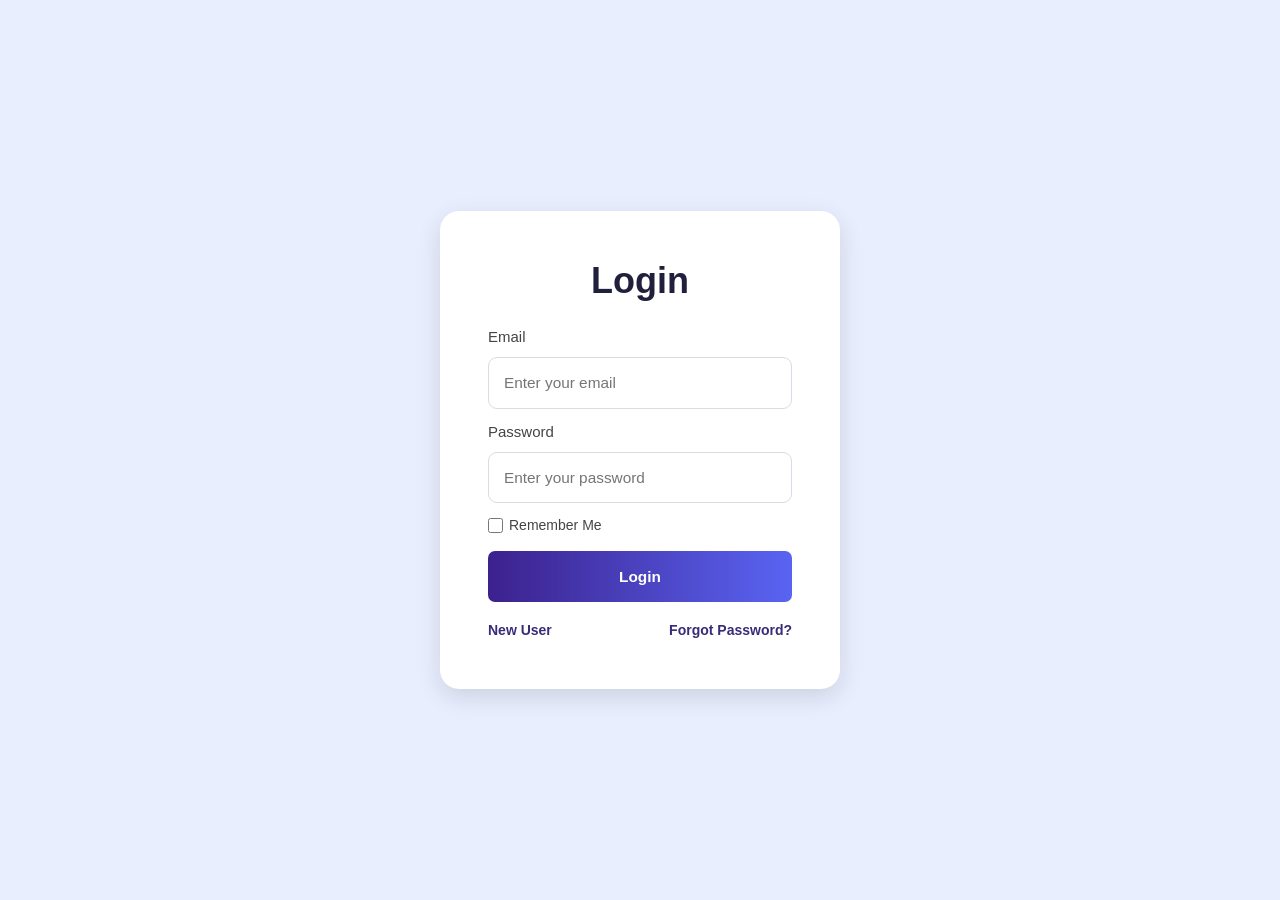
<file: Login/Login.html>
<!DOCTYPE html>
<html lang="en">
<head>
    <meta charset="UTF-8">
    <meta name="viewport" content="width=device-width, initial-scale=1.0">

    <title>Login Page</title>
    <link
      href="https://cdn.jsdelivr.net/npm/bootstrap@5.3.3/dist/css/bootstrap.min.css"
      rel="stylesheet"
    />
    <link rel="stylesheet" href="LoginStylesheet.css" />
</head>
<body>
    <main class="login-section">
        <form class="login-card">
            <h2 class="text-center mb-4 fw-bold">Login</h2>

            <!-- Email -->
            <div class="form-group">
                <label for="email">Email</label>
                <input
                    type="email"
                    id="email"
                    name="email"
                    placeholder="Enter your email"
                    required
                >
            </div>
            <!-- Password -->
            <div class="form-group">
                <label for="password">Password</label>
                <div class="password-row">
                    <input
                        type="password"
                        id="password"
                        name="password"
                        placeholder="Enter your password"
                        required
                    >
                </div>
            </div>

            <!-- Remember Me -->
            <div class="remember-me">
                <input
                    type="checkbox"
                    id="remember"
                    name="remember"
                    required
                >
                <label for="remember">Remember Me</label>
            </div>

            <!-- Login Button -->
            <button type="submit" class="login-button">
                Login
            </button>

            <!-- Bottom Links -->
            <div class="bottom-links">
                <a href="#">New User</a>
                <a href="#">Forgot Password?</a>
            </div>
        </form>
    </main>
</body>
</html>
</file>
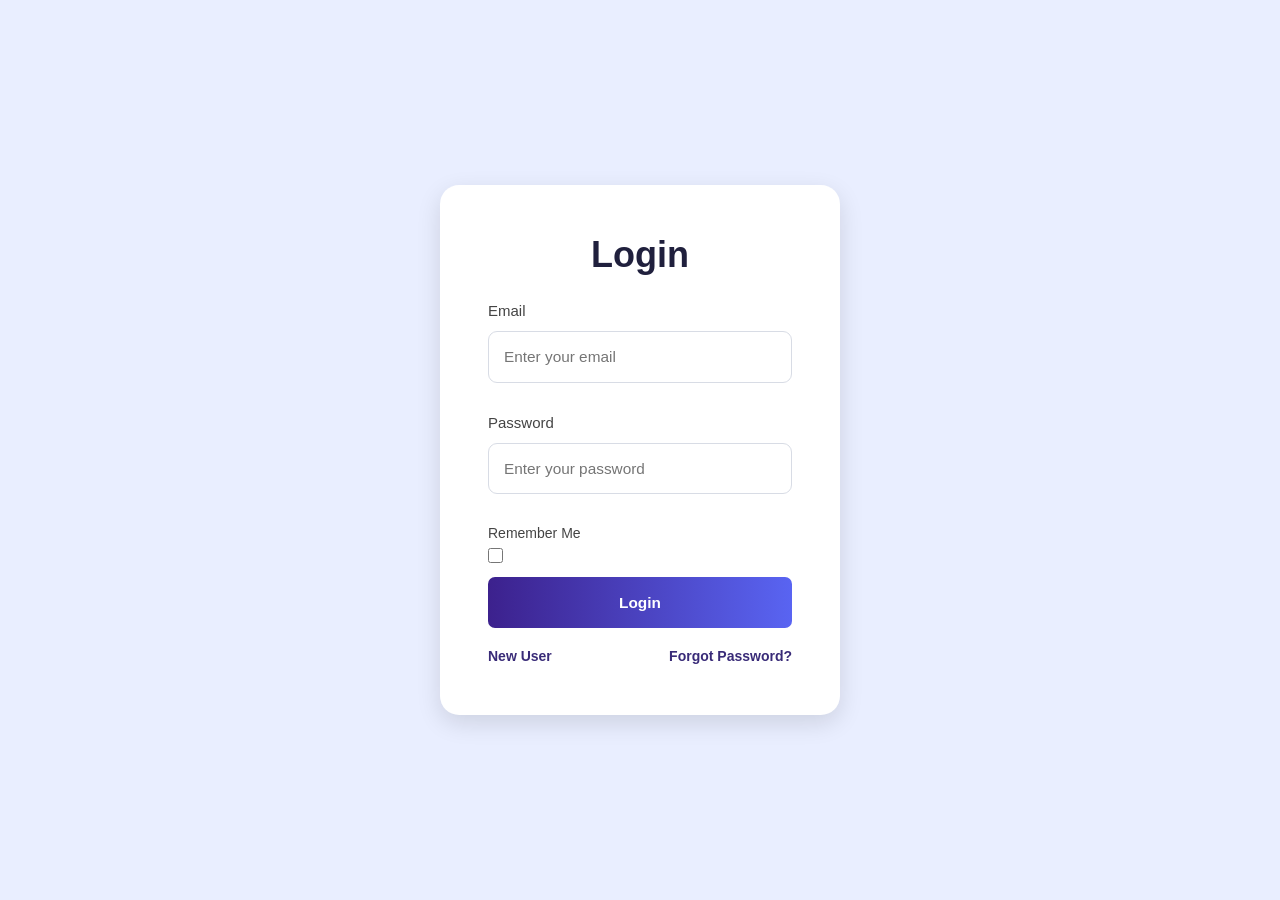
<file: LoginValidationDay2/Loginvalidation.html>
<!DOCTYPE html>
<html lang="en">
<head>
    <meta charset="UTF-8">
    <meta name="viewport" content="width=device-width, initial-scale=1.0">

    <title>Login Page</title>
    <link
      href="https://cdn.jsdelivr.net/npm/bootstrap@5.3.3/dist/css/bootstrap.min.css"
      rel="stylesheet"
    />
    <link rel="stylesheet" href="LoginValidation.css" />
</head>
<body>
    <main class="login-section">
        <form id="login-form" class="login-card" novalidate>
            <h2 class="text-center mb-4 fw-bold">Login</h2>

            <!-- Email -->
            <div class="form-group">
                <label for="email">Email</label>
                <input
                    type="email"
                    id="email"
                    name="email"
                    placeholder="Enter your email"
                    aria-describedby="email-error"
                    required
                >
                <small id="email-error" class="form-error" aria-live="polite"></small>
            </div>
            <!-- Password -->
            <div class="form-group">
                <label for="password">Password</label>
                <div class="password-row">
                    <input
                        type="password"
                        id="password"
                        name="password"
                        placeholder="Enter your password"
                        aria-describedby="password-error"
                        required
                    >
                </div>
                <small id="password-error" class="form-error" aria-live="polite"></small>
            </div>

            <!-- Remember Me -->
            <div class="remember-me">
                <label for="remember">Remember Me</label>
                <input
                    type="checkbox"
                    id="remember"
                    name="remember"
                    aria-describedby="remember-error"
                >
                <small id="remember-error" class="form-error" aria-live="polite"></small>
            </div>

            <!-- Login Button -->
            <button type="submit" class="login-button">
                Login
            </button>
            <p id="form-status" class="form-status" role="status" aria-live="polite"></p>

            <!-- Bottom Links -->
            <div class="bottom-links">
                <a href="../RegistrationValidationDay02/RegistrationValidation.html">New User</a>
                <a href="#">Forgot Password?</a>
            </div>
             <script src="https://cdn.jsdelivr.net/npm/bootstrap@5.3.3/dist/js/bootstrap.bundle.min.js"></script>
             <script src="loginValidation.js"></script>
        </form>
    </main>
</body>
</html>
</file>
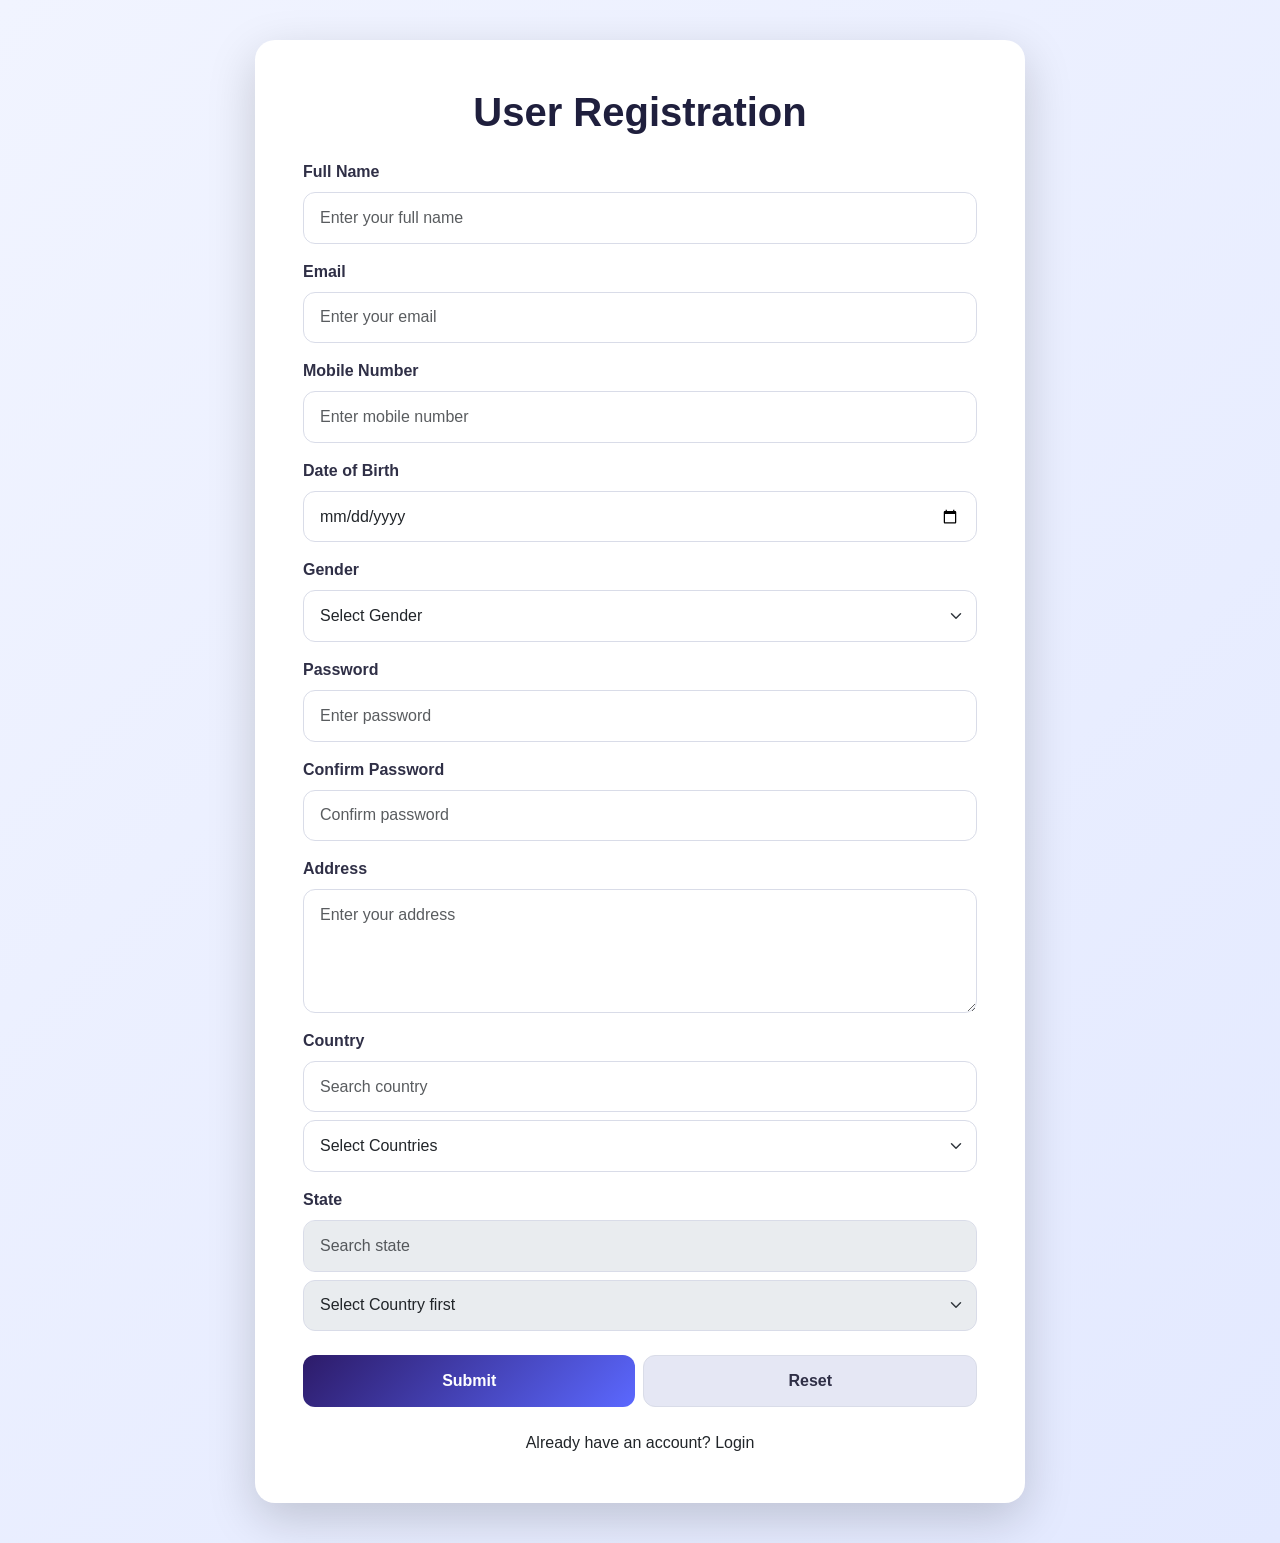
<file: Registration/Registration.html>
<!doctype html>
<html lang="en">
  <head>
    <meta charset="UTF-8" />
    <meta name="viewport" content="width=device-width, initial-scale=1.0" />

    <title>User Registration Page </title>

    <link
      href="https://cdn.jsdelivr.net/npm/bootstrap@5.3.3/dist/css/bootstrap.min.css"
      rel="stylesheet"
    />
    <link rel="stylesheet" href="RegStylesheet.css" />

  </head>

  <body>
    <main class="registration-container">
      <div class="card shadow-lg border-0">
        <div class="card-body p-5 p-md-5">
          <h1 class="text-center mb-4 fw-bold">User Registration</h1>

          <form id="registrationForm">
            <div class="form-group mb-3">
              <label for="fullName">Full Name</label>
              <input
                type="text"
                id="fullName"
                name="fullName"
                class="form-control"
                placeholder="Enter your full name"
                required
              />
              
            </div>

            <div class="form-group mb-3">
              <label for="email">Email</label>
              <input
                type="email"
                id="email"
                name="email"
                class="form-control"
                placeholder="Enter your email"
                required
              />
            </div>

            <div class="form-group mb-3">
              <label for="mobile">Mobile Number</label>
              <input
                type="tel"
                id="mobile"
                name="mobile"
                class="form-control"
                placeholder="Enter mobile number"
                required
              />
            </div>

            <div class="form-group mb-3">
              <label for="dob">Date of Birth</label>
              <input
                type="date"
                id="dob"
                name="dob"
                class="form-control"
                required
              />
            </div>

            <div class="form-group mb-3">
              <label for="gender">Gender</label>
              <select id="gender" name="gender" class="form-select" required>
                <option value="">Select Gender</option>
                <option value="male">Male</option>
                <option value="female">Female</option>
                <option value="other">Other</option>
              </select>
            </div>

            <div class="form-group mb-3">
              <label for="password">Password</label>
              <div class="password-box">
                <input
                  type="password"
                  id="password"
                  name="password"
                  class="form-control"
                  placeholder="Enter password"
                  required
                />
               
              </div>
            </div>

            <div class="form-group mb-3">
              <label for="confirmPassword">Confirm Password</label>
              <div class="password-box">
                <input
                  type="password"
                  id="confirmPassword"
                  name="confirmPassword"
                  class="form-control"
                  placeholder="Confirm password"
                  required
                />
                
              </div>
            </div>

            <div class="form-group mb-3">
              <label for="address">Address</label>
              <textarea
                id="address"
                name="address"
                rows="4"
                class="form-control"
                placeholder="Enter your address"
                required
              ></textarea>
            </div>

            <div class="form-group mb-3">
              <label for="countrySearch">Country</label>
              <input
                type="text"
                id="countrySearch"
                class="form-control search-input"
                placeholder="Search country"
              />
              <select id="country" name="country" class="form-select mt-2">
                <option value=""> Select Countries</option>
              </select>
            </div>

            <div class="form-group mb-3">
              <label for="stateSearch">State</label>
              <input
                type="text"
                id="stateSearch"
                class="form-control search-input"
                placeholder="Search state"
                disabled
              />
              <select id="state" name="state" class="form-select mt-2" disabled>
                <option value="">Select Country first</option>
              </select>
            </div>

            <div class="d-flex flex-column flex-md-row gap-2 mt-4">
              <button type="submit" class="submit-btn btn w-100">Submit</button>
              <button type="reset" class="reset-btn btn w-100">Reset</button>
            </div>

            <div class="text-center mt-4">
              <a>Already have an account? Login</a>
            </div>
          </form>
        </div>
      </div>
    </main>

    <script src="https://cdn.jsdelivr.net/npm/bootstrap@5.3.3/dist/js/bootstrap.bundle.min.js"></script>
    <script src="Registration.js"></script>
  </body>
</html>
</file>
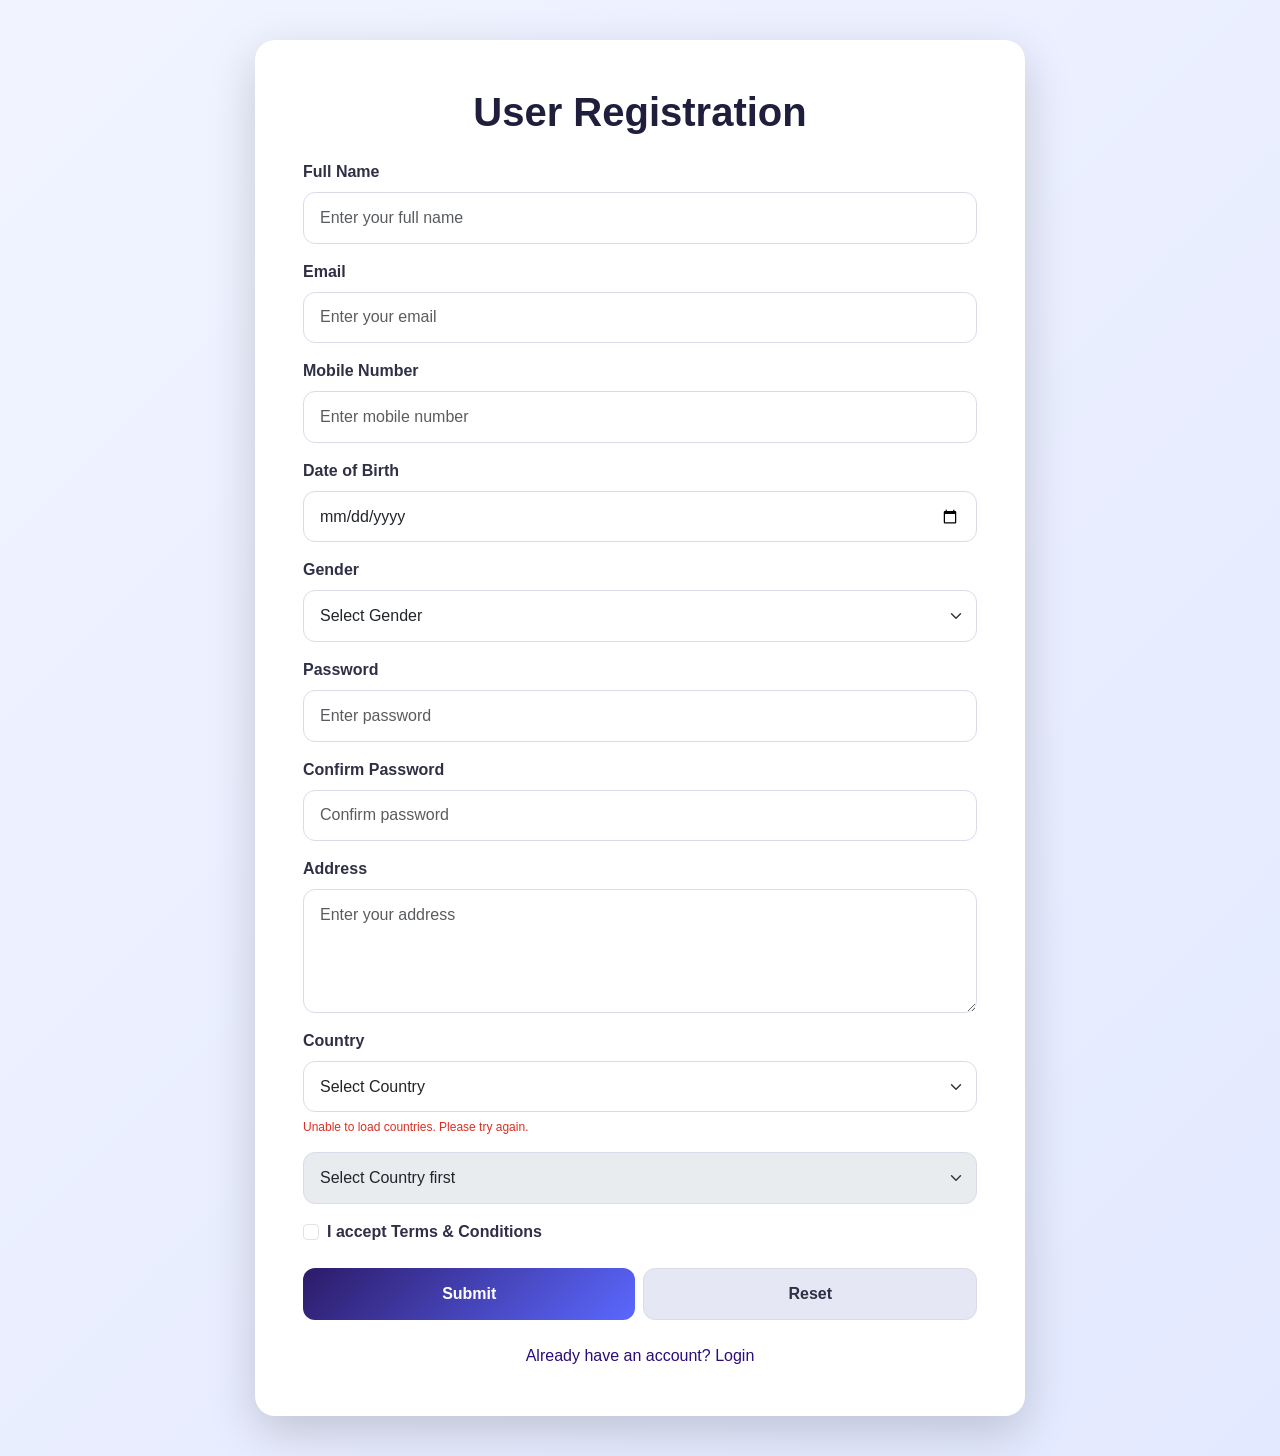
<file: RegistrationValidationDay02/RegistrationValidation.html>
<!doctype html>
<html lang="en">
  <head>
    <meta charset="UTF-8" />
    <meta name="viewport" content="width=device-width, initial-scale=1.0" />

    <title>User Registration Page </title>

    <link
      href="https://cdn.jsdelivr.net/npm/bootstrap@5.3.3/dist/css/bootstrap.min.css"
      rel="stylesheet"
    />
    <link rel="stylesheet" href="RegistrationValidation.css" />

  </head>

  <body>
    <main class="registration-container">
      <div class="card shadow-lg border-0">
        <div class="card-body p-5 p-md-5">
          <h1 class="text-center mb-4 fw-bold">User Registration</h1>

          <form id="registration-form" novalidate>
            <div class="form-group mb-3">
              <label for="fullname">Full Name</label>
              <input
                type="text"
                id="fullname"
                name="fullname"
                class="form-control"
                placeholder="Enter your full name"
                required
              />
              <small id="fullname-error" aria-live="polite"></small>
            </div>

            <div class="form-group mb-3">
              <label for="email">Email</label>
              <input
                type="email"
                id="email"
                name="email"
                class="form-control"
                placeholder="Enter your email"
                required
              />
              <small id="email-error" aria-live="polite"></small>
            </div>

            <div class="form-group mb-3">
              <label for="mobile">Mobile Number</label>
              <input
                type="tel"
                id="mobile"
                name="mobile"
                class="form-control"
                placeholder="Enter mobile number"
                required
              />
              <small id="mobile-error" aria-live="polite"></small>
            </div>

            <div class="form-group mb-3">
              <label for="dob">Date of Birth</label>
              <input
                type="date"
                id="dob"
                name="dob"
                class="form-control"
                required
              />
              <small id="dob-error" aria-live="polite"></small>
            </div>

            <div class="form-group mb-3">
              <label for="gender">Gender</label>
              <select id="gender" name="gender" class="form-select" required>
                <option value="">Select Gender</option>
                <option value="male">Male</option>
                <option value="female">Female</option>
                <option value="other">Other</option>
              </select>
              <small id="gender-error" aria-live="polite"></small>
            </div>

            <div class="form-group mb-3">
              <label for="password">Password</label>
              <div class="password-box">
                <input
                  type="password"
                  id="password"
                  name="password"
                  class="form-control"
                  placeholder="Enter password"
                  required
                />
              </div>
              <small id="password-error" aria-live="polite"></small>
            </div>

            <div class="form-group mb-3">
              <label for="confirm-password">Confirm Password</label>
              <div class="password-box">
                <input
                  type="password"
                  id="confirm-password"
                  name="confirmPassword"
                  class="form-control"
                  placeholder="Confirm password"
                  required
                />
              </div>
              <small id="confirm-password-error" aria-live="polite"></small>
            </div>

            <div class="form-group mb-3">
              <label for="address">Address</label>
              <textarea
                id="address"
                name="address"
                rows="4"
                class="form-control"
                placeholder="Enter your address"
                required
              ></textarea>
              <small id="address-error" aria-live="polite"></small>
            </div>

            <div class="form-group mb-3">
              <label for="country">Country</label>
              
              <select id="country" name="country" class="form-select mt-2" required>
                <option value=""> Select Country</option>
              </select>
              <small id="country-error" aria-live="polite"></small>
            </div>

            <div class="form-group mb-3">
              
              <select id="state" name="state" class="form-select mt-2" required disabled>
                <option value="">Select Country first</option>
              </select>
              <small id="state-error" aria-live="polite"></small>
            </div>
            <div class="form-group mb-3">
              <div class="form-check">
                <input type="checkbox" id="terms" name="terms" class="form-check-input" required>
                <label for="terms" class="form-check-label">I accept Terms &amp; Conditions</label>
              </div>
              <small id="terms-error" aria-live="polite"></small>
            </div>
            <div class="d-flex flex-column flex-md-row gap-2 mt-4">
              <button type="submit" class="submit-btn btn w-100">Submit</button>
              <button type="reset" class="reset-btn btn w-100">Reset</button>
            </div>
          </form>
          <p id="success-message" role="status" aria-live="polite"></p>

            <div class="text-center mt-4">
                <div class="bottom-links">
                <a href="../LoginValidationDay2/Loginvalidation.html">Already have an account? Login</a>
            </div>
              
            </div>
        </div>
      </div>
    </main>

    <script src="https://cdn.jsdelivr.net/npm/bootstrap@5.3.3/dist/js/bootstrap.bundle.min.js"></script>
    <script src="Registrationvalidation.js"></script>
  </body>
</html>
</file>
<file: Login/LoginStylesheet.css>
/* Remove default spacing */
* {
    margin: 0;
    padding: 0;
    box-sizing: border-box;
}

/* Body */
body {
    font-family: Arial, sans-serif;
    min-height: 100vh;
    min-height: 100svh;
}

/* Top Heading */
.page-title {
    font-size: 36px;
    color: #2d2d32;
    margin: 25px 7%;
}


/* Main Login Section */
.login-section {
    width: 100%;
    min-height: 100vh;
    min-height: 100svh;
    background-color: #e9eeff;
    display: flex;
    justify-content: center;
    align-items: center;
    padding: 24px;
}


/* Login Card */
.login-card {
    width: min(100%, 400px);
    background-color: white;
    padding: clamp(28px, 4vw, 48px);
    border-radius: clamp(12px, 1.5vw, 20px);
    box-shadow: 0 8px 25px rgba(0, 0, 0, 0.12);
}


/* Login Heading */
.login-card h2 {
    text-align: center;
    color: #20203d;
    font-size: clamp(26px, 3vw, 36px);
    margin-bottom: 18px;
}


/* Form Group */
.form-group {
    margin-bottom: 12px;
}


/* Labels */
.form-group label {
    display: block;
    font-size: clamp(15px, 1.2vw, 15px);
    color: #444;
    margin-bottom: 9px;
}

      
/* Email and Password Input */
.form-group input[type="email"],
.form-group input[type="password"] {
    width: 100%;
    height: clamp(40px, 4vw, 52px);
    padding: 10px 15px;
    border: 1px solid #d8dce5;
    border-radius: 9px;
    outline: none;
    font-size: clamp(13px, 1.2vw, 16px);
}

/* Input Focus */
.form-group input[type="email"]:focus,
.form-group input[type="password"]:focus {
    border-color: #5145cd;
    box-shadow: 0 0 4px rgba(81, 69, 205, 0.25);
}

/* Password Row */
.password-row {
    display: flex;
    align-items: center;
    gap: 6px;
}

/* Password Input */
.password-row input {
    flex: 1;
}

/* Show Button */
.show-button {
    height: 27px;
    padding: 0 9px;
    background-color: white;
    border: 1px solid #bfc3ca;
    border-radius: 7px;
    color: #555;
    font-size: 11px;
    cursor: pointer;
}

/* Show Button Hover */
.show-button:hover {
    background-color: #f2f2f2;
}


/* Remember Me */
.remember-me {
    display: flex;
    align-items: center;
    gap: 6px;
    margin-top: 3px;
    margin-bottom: 15px;
}


.remember-me input {
    width: 15px;
    height: 15px;
    cursor: pointer;
}


.remember-me label {
    font-size: clamp(12px, 1.1vw, 14px);
    color: #444;
    cursor: pointer;
}


/* Login Button */
.login-button {
    width: 100%;
    height: clamp(40px, 4vw, 52px);
    border: none;
    border-radius: 7px;
    background: linear-gradient(
        90deg,
        #3c218d,
        #5964f2
    );

    color: white;
    font-size: clamp(13px, 1.2vw, 16px);
    font-weight: bold;
    cursor: pointer;
    transition: 0.3s;
}


/* Login Button Hover */
.login-button:hover {
    transform: translateY(-1px);
    box-shadow: 0 4px 10px rgba(63, 50, 180, 0.3);
}

/* Login Button Focus */
.login-button:focus {
    outline: 3px solid rgba(81, 69, 205, 0.25);
}

/* Bottom Links */
.bottom-links {
    display: flex;
    justify-content: space-between;
    margin-top: 18px;
}


/* Links */
.bottom-links a {
    color: #392b78;
    text-decoration: none;
    font-size: clamp(12px, 1.1vw, 14px);
    font-weight: bold;
}

/* Link Hover */
.bottom-links a:hover {
    text-decoration: underline;
}


/* Mobile Responsive */
@media (max-width: 600px) {
    .page-title {
        font-size: 30px;
        margin: 20px;
    }
    .login-section {
        padding: 16px;
    }
}
</file>
<file: LoginValidationDay2/LoginValidation.css>
/* Remove default spacing */
* {
    margin: 0;
    padding: 0;
    box-sizing: border-box;
}

/* Body */
body {
    font-family: Arial, sans-serif;
    min-height: 100vh;
    min-height: 100svh;
}

/* Top Heading */
.page-title {
    font-size: 36px;
    color: #2d2d32;
    margin: 25px 7%;
}


/* Main Login Section */
.login-section {
    width: 100%;
    min-height: 100vh;
    min-height: 100svh;
    background-color: #e9eeff;
    display: flex;
    justify-content: center;
    align-items: center;
    padding: 24px;
}


/* Login Card */
.login-card {
    width: min(100%, 400px);
    background-color: white;
    padding: clamp(28px, 4vw, 48px);
    border-radius: clamp(12px, 1.5vw, 20px);
    box-shadow: 0 8px 25px rgba(0, 0, 0, 0.12);
}


/* Login Heading */
.login-card h2 {
    text-align: center;
    color: #20203d;
    font-size: clamp(26px, 3vw, 36px);
    margin-bottom: 18px;
}


/* Form Group */
.form-group {
    margin-bottom: 12px;
}

.form-error {
    display: block;
    min-height: 1em;
    margin-top: 4px;
    color: #c62828;
    font-size: 13px;
}

.form-status {
    margin: 12px 0 0;
    color: #237a3b;
    text-align: center;
}


/* Labels */
.form-group label {
    display: block;
    font-size: clamp(15px, 1.2vw, 15px);
    color: #444;
    margin-bottom: 9px;
}

      
/* Email and Password Input */
.form-group input[type="email"],
.form-group input[type="password"] {
    width: 100%;
    height: clamp(40px, 4vw, 52px);
    padding: 10px 15px;
    border: 1px solid #d8dce5;
    border-radius: 9px;
    outline: none;
    font-size: clamp(13px, 1.2vw, 16px);
}

/* Input Focus */
.form-group input[type="email"]:focus,
.form-group input[type="password"]:focus {
    border-color: #5145cd;
    box-shadow: 0 0 4px rgba(81, 69, 205, 0.25);
}

/* Password Row */
.password-row {
    display: flex;
    align-items: center;
    gap: 6px;
}

/* Password Input */
.password-row input {
    flex: 1;
}

/* Show Button */
.show-button {
    height: 27px;
    padding: 0 9px;
    background-color: white;
    border: 1px solid #bfc3ca;
    border-radius: 7px;
    color: #555;
    font-size: 11px;
    cursor: pointer;
}

/* Show Button Hover */
.show-button:hover {
    background-color: #f2f2f2;
}


/* Remember Me */
.remember-me {
    display: flex;
    flex-direction: column;
    align-items: flex-start;
    gap: 0;
    margin-top: 3px;
    margin-bottom: 12px;
}

.remember-me .form-error {
    min-height: 0;
    margin: 2px 0 0;
    font-size: 13px;
}


.remember-me input {
    width: 15px;
    height: 15px;
    margin: 0;
    cursor: pointer;
}


.remember-me label {
    font-size: clamp(12px, 1.1vw, 14px);
    color: #444;
    cursor: pointer;
    margin-bottom: 4px;
}


/* Login Button */
.login-button {
    width: 100%;
    height: clamp(40px, 4vw, 52px);
    border: none;
    border-radius: 7px;
    background: linear-gradient(
        90deg,
        #3c218d,
        #5964f2
    );

    color: white;
    font-size: clamp(13px, 1.2vw, 16px);
    font-weight: bold;
    cursor: pointer;
    transition: 0.3s;
}


/* Login Button Hover */
.login-button:hover {
    transform: translateY(-1px);
    box-shadow: 0 4px 10px rgba(63, 50, 180, 0.3);
}

/* Login Button Focus */
.login-button:focus {
    outline: 3px solid rgba(81, 69, 205, 0.25);
}

/* Bottom Links */
.bottom-links {
    display: flex;
    justify-content: space-between;
    margin-top: 18px;
}


/* Links */
.bottom-links a {
    color: #392b78;
    text-decoration: none;
    font-size: clamp(12px, 1.1vw, 14px);
    font-weight: bold;
}

/* Link Hover */
.bottom-links a:hover {
    text-decoration: underline;
}


/* Mobile Responsive */
@media (max-width: 600px) {
    .page-title {
        font-size: 30px;
        margin: 20px;
    }
    .login-section {
        padding: 16px;
    }
}
</file>
<file: Registration/RegStylesheet.css>
* {
  box-sizing: border-box;
  margin: 0;
  padding: 0;
}

body {
  font-family: "Segoe UI", Tahoma, Geneva, Verdana, sans-serif;
  background: linear-gradient(135deg, #f1f4ff 0%, #e3e9ff 100%);
  min-height: 100vh;
}

.registration-container {
  width: min(100%, 800px);
  margin: 40px auto;
  padding: 0 15px;
}

.card {
  border-radius: 20px;
  overflow: hidden;
}

h1 {
  color: #1f1f3d;
}

label {
  display: block;
  margin-bottom: 8px;
  font-weight: 600;
  color: #2f2f46;
}

.form-control,
.form-select {
  border-radius: 12px;
  border: 1px solid #d9dce8;
  padding: 0.8rem 1rem;
}

.form-control:focus,
.form-select:focus {
  border-color: #5b68ff;
  box-shadow: 0 0 0 0.2rem rgba(91, 104, 255, 0.15);
}

.password-box {
  display: flex;
  gap: 8px;
}

.password-box .form-control {
  flex: 1;
  min-width: 0;
}
.search-input {
  margin-bottom: 0.5rem;
}

.submit-btn,
.reset-btn {
  border-radius: 12px;
  padding: 0.8rem 1rem;
  font-weight: 600;
}

.submit-btn {
  background: linear-gradient(135deg, #2d1b69 0%, #5b68ff 100%);
  color: #fff;
  border: none;
}

.submit-btn:hover {
  background: linear-gradient(135deg, #241754 0%, #4d5ef6 100%);
  color: #fff;
}

.reset-btn {
  background-color: #e5e7f4;
  color: #2f2f46;
  border: 1px solid #d9dce8;
}

.reset-btn:hover {
  background-color: #c8cbe3;
}

.registration-container a {
  color: #3e258f;
  text-decoration: none;
  font-weight: 500;
}

.registration-container a:hover {
  text-decoration: underline;
}

@media (max-width: 576px) {
  .registration-container {
    margin: 20px auto;
    padding: 0 10px;
  }

  .card-body {
    padding: 1.5rem !important;
  }
}
</file>
<file: RegistrationValidationDay02/RegistrationValidation.css>
* {
  box-sizing: border-box;
  margin: 0;
  padding: 0;
}

body {
  font-family: "Segoe UI", Tahoma, Geneva, Verdana, sans-serif;
  background: linear-gradient(135deg, #f1f4ff 0%, #e3e9ff 100%);
  min-height: 100vh;
}

.registration-container {
  width: min(100%, 800px);
  margin: 40px auto;
  padding: 0 15px;
}

.card {
  border-radius: 20px;
  overflow: hidden;
}

h1 {
  color: #1f1f3d;
}

label {
  display: block;
  margin-bottom: 8px;
  font-weight: 600;
  color: #2f2f46;
}

.form-control,
.form-select {
  border-radius: 12px;
  border: 1px solid #d9dce8;
  padding: 0.8rem 1rem;
}

.form-control:focus,
.form-select:focus {
  border-color: #5b68ff;
  box-shadow: 0 0 0 0.2rem rgba(91, 104, 255, 0.15);
}

.password-box {
  display: flex;
  gap: 8px;
}

.password-box .form-control {
  flex: 1;
  min-width: 0;
}
.search-input {
  margin-bottom: 0.5rem;
}

.submit-btn,
.reset-btn {
  border-radius: 12px;
  padding: 0.8rem 1rem;
  font-weight: 600;
}

.submit-btn {
  background: linear-gradient(135deg, #2d1b69 0%, #5b68ff 100%);
  color: #fff;
  border: none;
}

.submit-btn:hover {
  background: linear-gradient(135deg, #241754 0%, #4d5ef6 100%);
  color: #fff;
}

.reset-btn {
  background-color: #e5e7f4;
  color: #2f2f46;
  border: 1px solid #d9dce8;
}

.reset-btn:hover {
  background-color: #c8cbe3;
}

small {
  display: block;
  font-size: 12px;
  margin-top: 6px;
  color: #d93025;
}

#success-message {
  color: #1e8e3e;
  font-weight: 600;
  margin-top: 12px;
}

.registration-container a {
  color: #2c0b7a;
  text-decoration: none;
  font-weight: 500;
}

.registration-container a:hover {
  color: #5b68ff;
  text-decoration: underline;
}

@media (max-width: 576px) {
  .registration-container {
    margin: 20px auto;
    padding: 0 10px;
  }

  .card-body {
    padding: 1.5rem !important;
  }
}
</file>
